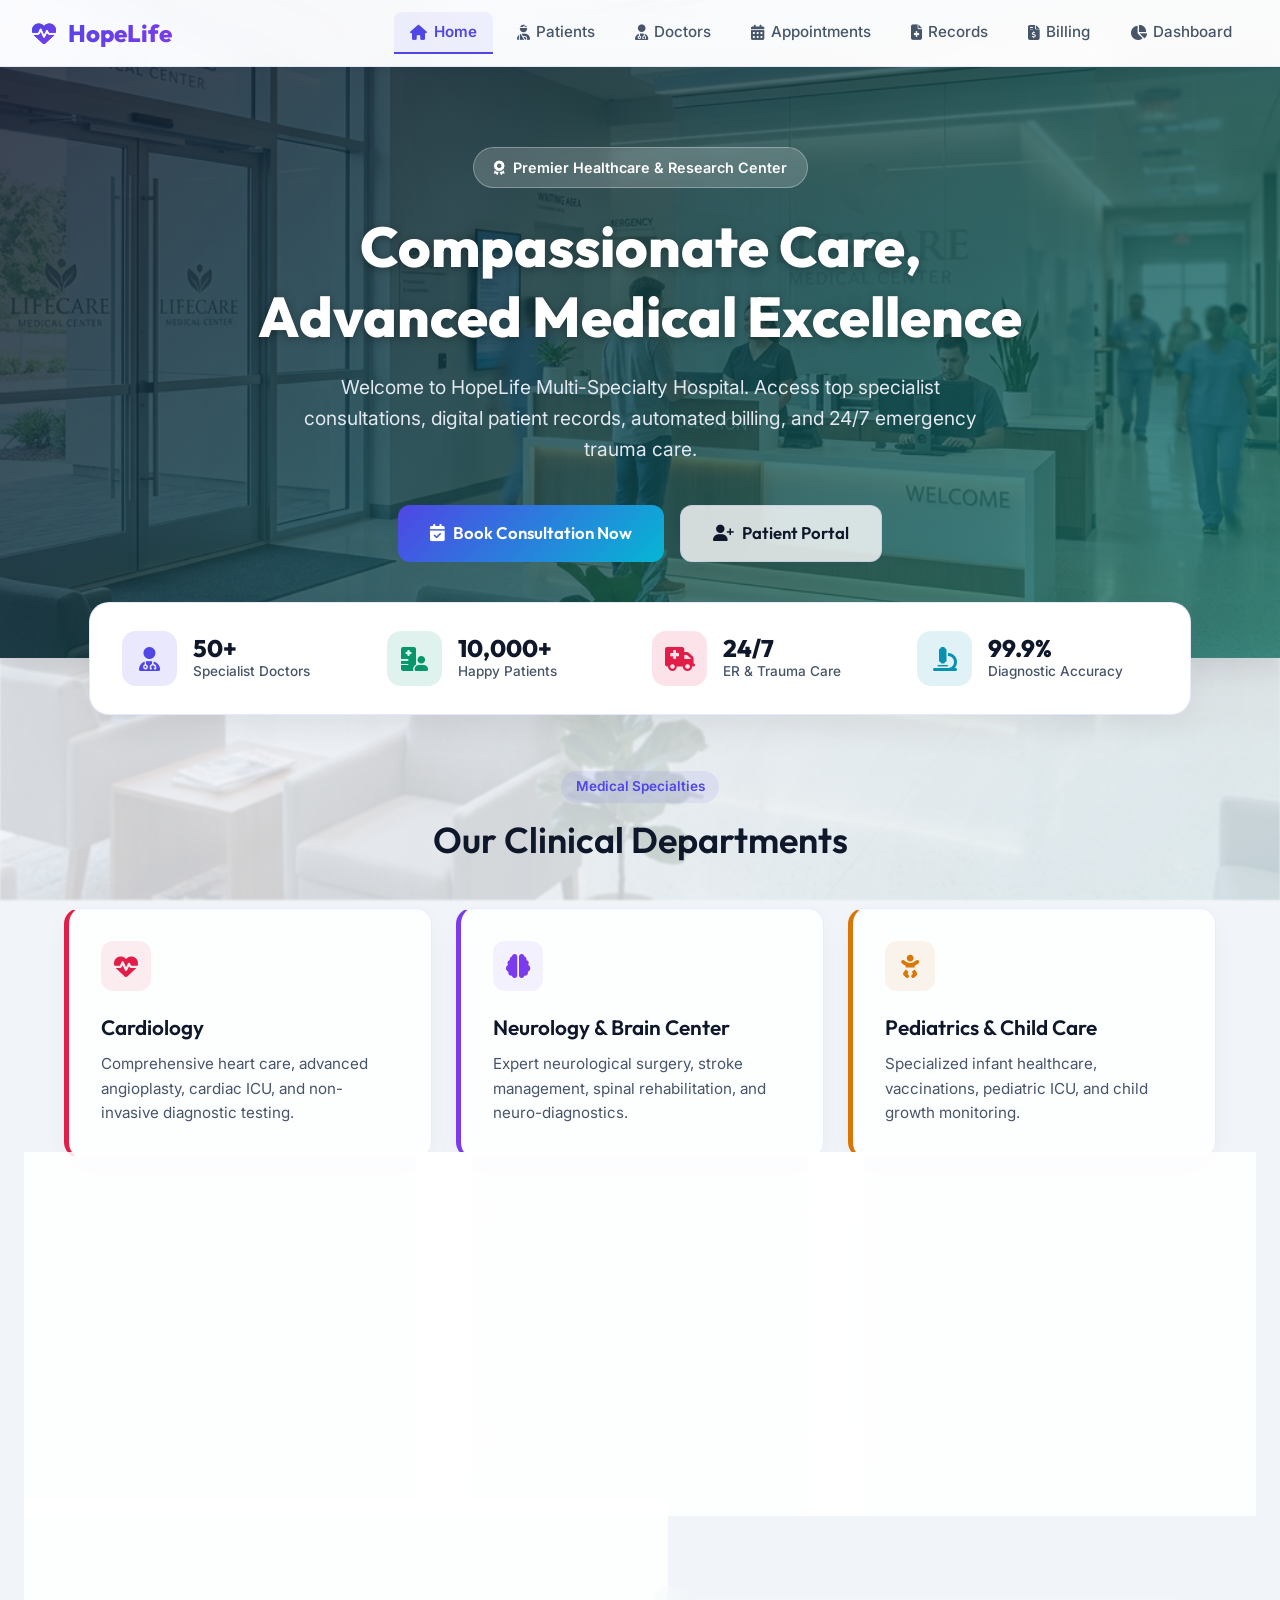
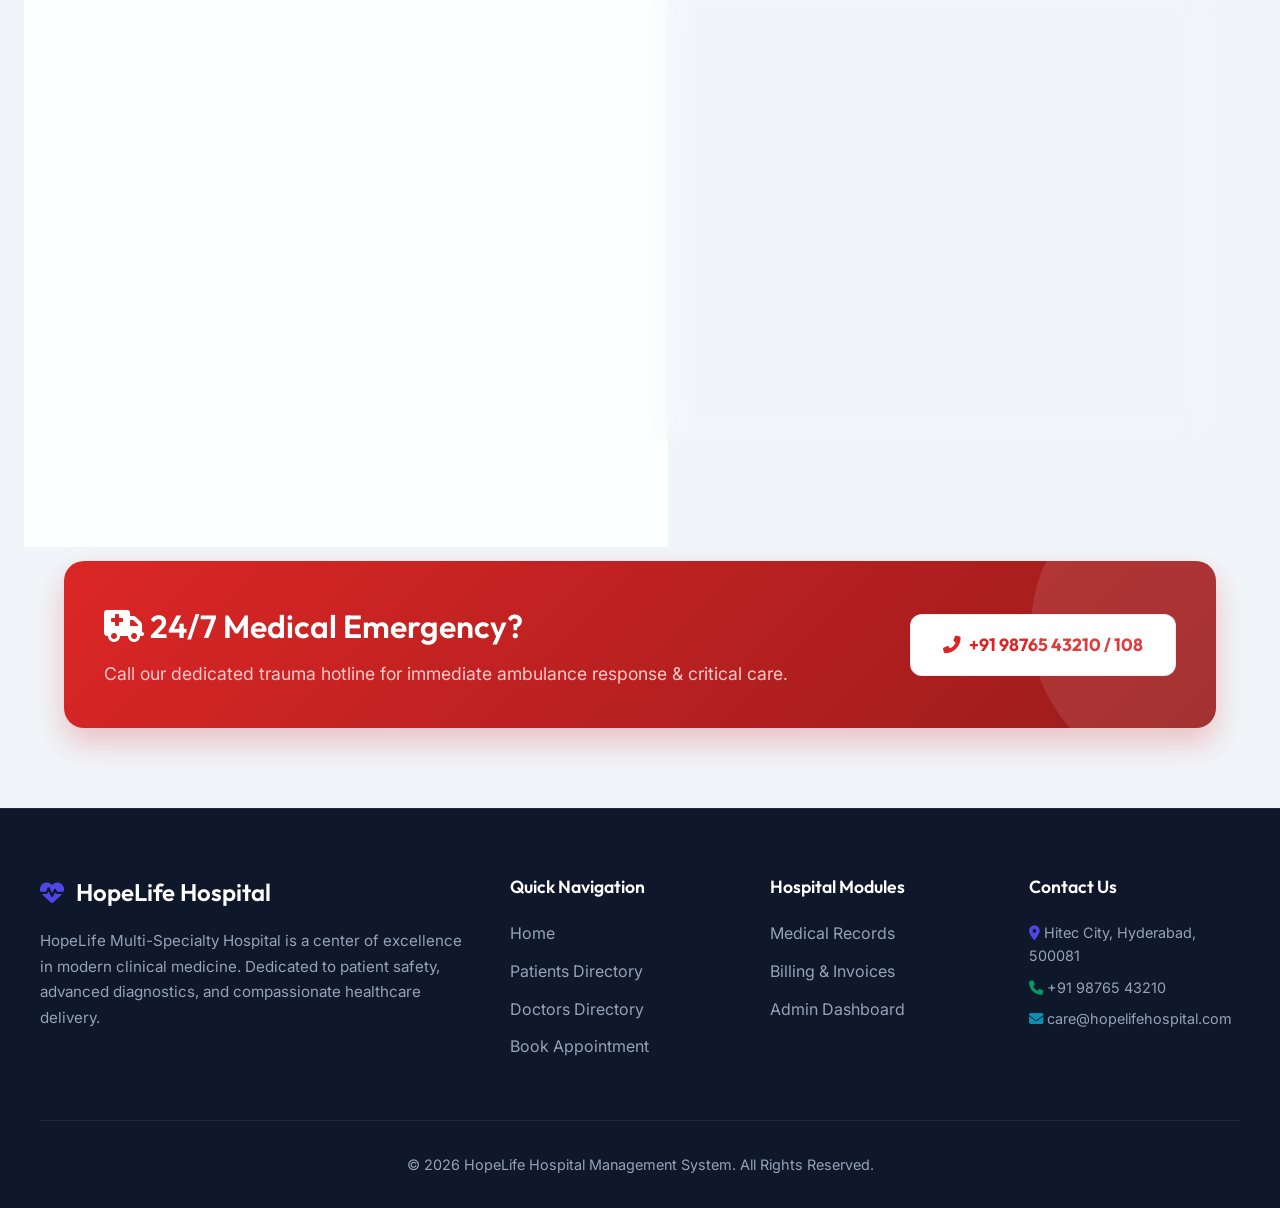
<file: Frontend/index.html>
<!DOCTYPE html>
<html lang="en">
<head>
    <meta charset="UTF-8">
    <meta name="viewport" content="width=device-width, initial-scale=1.0">
    <title>HopeLife Multi-Specialty Hospital & Medical Center</title>
    <!-- Font Awesome CDN -->
    <link rel="stylesheet" href="https://cdnjs.cloudflare.com/ajax/libs/font-awesome/6.4.0/css/all.min.css">
    <!-- Custom Style Sheet -->
    <link rel="stylesheet" href="style.css">
</head>
<body>

    <!-- Floating Navbar -->
    <nav class="navbar">
        <div class="nav-brand" onclick="window.location.href='index.html'">
            <i class="fas fa-heartbeat"></i> HopeLife
        </div>
        <ul class="nav-links">
            <li class="active"><a href="index.html"><i class="fas fa-home"></i> Home</a></li>
            <li><a href="patients.html"><i class="fas fa-user-injured"></i> Patients</a></li>
            <li><a href="doctors.html"><i class="fas fa-user-md"></i> Doctors</a></li>
            <li><a href="appointments.html"><i class="fas fa-calendar-alt"></i> Appointments</a></li>
            <li><a href="records.html"><i class="fas fa-file-medical"></i> Records</a></li>
            <li><a href="billing.html"><i class="fas fa-file-invoice-dollar"></i> Billing</a></li>
            <li><a href="dashboard.html"><i class="fas fa-chart-pie"></i> Dashboard</a></li>
        </ul>
    </nav>

    <!-- Full-Bleed Real Background Hero Section -->
    <section class="hero-fullbleed">
        <div class="hero-content">
            <div class="hero-tag">
                <i class="fas fa-award"></i> Premier Healthcare & Research Center
            </div>
            <h1 class="hero-title">
                Compassionate Care, <br>
                Advanced Medical Excellence
            </h1>
            <p class="hero-subtitle">
                Welcome to HopeLife Multi-Specialty Hospital. Access top specialist consultations, digital patient records, automated billing, and 24/7 emergency trauma care.
            </p>
            <div class="hero-actions">
                <a href="appointments.html" class="btn btn-primary" style="padding: 0.9rem 2rem; font-size: 1.05rem; border-radius: 12px; background: linear-gradient(135deg, #4f46e5 0%, #06b6d4 100%);">
                    <i class="fas fa-calendar-check"></i> Book Consultation Now
                </a>
                <a href="patients.html" class="btn btn-secondary" style="padding: 0.9rem 2rem; font-size: 1.05rem; border-radius: 12px;">
                    <i class="fas fa-user-plus"></i> Patient Portal
                </a>
            </div>
        </div>
    </section>

    <!-- Floating Quick-Stats Bar -->
    <div class="floating-stats-bar">
        <div class="stats-grid-container">
            <div class="stat-box">
                <div class="stat-box-icon" style="background: rgba(79, 70, 229, 0.12); color: var(--primary-indigo);">
                    <i class="fas fa-user-md"></i>
                </div>
                <div>
                    <div class="stat-box-val">50+</div>
                    <div class="stat-box-lbl">Specialist Doctors</div>
                </div>
            </div>

            <div class="stat-box">
                <div class="stat-box-icon" style="background: rgba(5, 150, 105, 0.12); color: var(--accent-emerald);">
                    <i class="fas fa-hospital-user"></i>
                </div>
                <div>
                    <div class="stat-box-val">10,000+</div>
                    <div class="stat-box-lbl">Happy Patients</div>
                </div>
            </div>

            <div class="stat-box">
                <div class="stat-box-icon" style="background: rgba(225, 29, 72, 0.12); color: var(--accent-rose);">
                    <i class="fas fa-ambulance"></i>
                </div>
                <div>
                    <div class="stat-box-val">24/7</div>
                    <div class="stat-box-lbl">ER & Trauma Care</div>
                </div>
            </div>

            <div class="stat-box">
                <div class="stat-box-icon" style="background: rgba(8, 145, 178, 0.12); color: var(--accent-cyan);">
                    <i class="fas fa-microscope"></i>
                </div>
                <div>
                    <div class="stat-box-val">99.9%</div>
                    <div class="stat-box-lbl">Diagnostic Accuracy</div>
                </div>
            </div>
        </div>
    </div>

    <!-- Main Container -->
    <div class="container">
        <!-- Specialization Departments Grid -->
        <div style="text-align: center; margin-bottom: 2.5rem;">
            <span class="doctor-specialization" style="font-size: 0.85rem; padding: 0.3rem 0.9rem; margin-bottom: 0.5rem;">Medical Specialties</span>
            <h2 style="font-size: 2.25rem; font-family: var(--font-outfit);">Our Clinical Departments</h2>
        </div>

        <div class="grid-3" style="margin-bottom: 4rem;">
            <div class="card dept-cardiology" style="padding: 2rem;">
                <div class="stat-icon" style="margin-bottom: 1.25rem;"><i class="fas fa-heartbeat"></i></div>
                <h3 style="margin-bottom: 0.5rem; font-size: 1.3rem;">Cardiology</h3>
                <p style="color: var(--text-secondary); font-size: 0.95rem;">Comprehensive heart care, advanced angioplasty, cardiac ICU, and non-invasive diagnostic testing.</p>
            </div>

            <div class="card dept-neurology" style="padding: 2rem;">
                <div class="stat-icon" style="margin-bottom: 1.25rem;"><i class="fas fa-brain"></i></div>
                <h3 style="margin-bottom: 0.5rem; font-size: 1.3rem;">Neurology & Brain Center</h3>
                <p style="color: var(--text-secondary); font-size: 0.95rem;">Expert neurological surgery, stroke management, spinal rehabilitation, and neuro-diagnostics.</p>
            </div>

            <div class="card dept-pediatrics" style="padding: 2rem;">
                <div class="stat-icon" style="margin-bottom: 1.25rem;"><i class="fas fa-baby"></i></div>
                <h3 style="margin-bottom: 0.5rem; font-size: 1.3rem;">Pediatrics & Child Care</h3>
                <p style="color: var(--text-secondary); font-size: 0.95rem;">Specialized infant healthcare, vaccinations, pediatric ICU, and child growth monitoring.</p>
            </div>

            <div class="card dept-orthopedics" style="padding: 2rem;">
                <div class="stat-icon" style="margin-bottom: 1.25rem;"><i class="fas fa-bone"></i></div>
                <h3 style="margin-bottom: 0.5rem; font-size: 1.3rem;">Orthopedics & Joint Replacement</h3>
                <p style="color: var(--text-secondary); font-size: 0.95rem;">Robotic knee & hip replacements, fracture treatment, sports injury therapy, and arthroscopy.</p>
            </div>

            <div class="card" style="padding: 2rem; border-left: 5px solid var(--accent-emerald);">
                <div class="stat-icon success" style="margin-bottom: 1.25rem;"><i class="fas fa-stethoscope"></i></div>
                <h3 style="margin-bottom: 0.5rem; font-size: 1.3rem;">General Internal Medicine</h3>
                <p style="color: var(--text-secondary); font-size: 0.95rem;">Comprehensive preventive health checkups, chronic disease management, and fever clinics.</p>
            </div>

            <div class="card" style="padding: 2rem; border-left: 5px solid var(--primary-indigo);">
                <div class="stat-icon primary" style="margin-bottom: 1.25rem;"><i class="fas fa-flask"></i></div>
                <h3 style="margin-bottom: 0.5rem; font-size: 1.3rem;">Radiology & Pathology Lab</h3>
                <p style="color: var(--text-secondary); font-size: 0.95rem;">24/7 automated lab testing, 3T MRI scans, 128-Slice CT scans, and ultrasound services.</p>
            </div>
        </div>

        <!-- Why Choose HopeLife Section -->
        <div class="grid-2" style="margin-bottom: 4rem; align-items: center;">
            <div class="card" style="padding: 2.5rem;">
                <span class="badge badge-info" style="margin-bottom: 1rem;">Why Choose Us</span>
                <h2 style="font-size: 2rem; margin-bottom: 1.25rem; font-family: var(--font-outfit);">Pioneering Healthcare Innovations</h2>
                <p style="color: var(--text-secondary); margin-bottom: 1.5rem;">
                    HopeLife Multi-Specialty Hospital blends clinical expertise with cutting-edge medical technologies to ensure exceptional patient outcomes.
                </p>
                <div style="display: flex; flex-direction: column; gap: 1rem;">
                    <div style="display: flex; align-items: center; gap: 1rem;">
                        <div class="stat-icon success" style="width: 40px; height: 40px; font-size: 1rem;"><i class="fas fa-check"></i></div>
                        <div>
                            <h4 style="font-size: 1rem;">Senior Specialist Board</h4>
                            <p style="color: var(--text-secondary); font-size: 0.85rem;">Consultations led by doctors with 10+ years of clinical experience.</p>
                        </div>
                    </div>

                    <div style="display: flex; align-items: center; gap: 1rem;">
                        <div class="stat-icon primary" style="width: 40px; height: 40px; font-size: 1rem;"><i class="fas fa-laptop-medical"></i></div>
                        <div>
                            <h4 style="font-size: 1rem;">Seamless Digital Portal</h4>
                            <p style="color: var(--text-secondary); font-size: 0.85rem;">Book checkup slots, access prescriptions, and manage medical bills online.</p>
                        </div>
                    </div>

                    <div style="display: flex; align-items: center; gap: 1rem;">
                        <div class="stat-icon info" style="width: 40px; height: 40px; font-size: 1rem;"><i class="fas fa-shield-alt"></i></div>
                        <div>
                            <h4 style="font-size: 1rem;">Cashless Insurance Desk</h4>
                            <p style="color: var(--text-secondary); font-size: 0.85rem;">Hassle-free claims processing with 30+ leading insurance providers.</p>
                        </div>
                    </div>
                </div>
            </div>

            <!-- Doctor Showcase Banner -->
            <div class="card" style="padding: 2.5rem; background: linear-gradient(135deg, rgba(79, 70, 229, 0.05) 0%, rgba(6, 182, 212, 0.05) 100%); text-align: center;">
                <div class="doctor-avatar" style="width: 100px; height: 100px; font-size: 3rem; margin-bottom: 1.5rem;">
                    <i class="fas fa-user-md"></i>
                </div>
                <span class="doctor-specialization">Head of Cardiology</span>
                <h3 style="font-size: 1.5rem; margin-top: 0.5rem; margin-bottom: 0.25rem;">Dr. Priya Reddy</h3>
                <p style="color: var(--text-secondary); font-size: 0.95rem; margin-bottom: 1.25rem;">MBBS, MD (Cardiology) - 10 Years Experience</p>
                <p style="color: var(--text-secondary); font-size: 0.9rem; margin-bottom: 1.5rem;">"Our priority is to deliver fast, compassionate, and precise cardiac treatment for every patient."</p>
                <a href="appointments.html" class="btn btn-primary" style="width: 100%;"><i class="fas fa-calendar-alt"></i> Book Appointment with Dr. Priya</a>
            </div>
        </div>

        <!-- 24/7 Emergency Callout Banner -->
        <div class="emergency-banner">
            <div class="emergency-info">
                <h2><i class="fas fa-ambulance"></i> 24/7 Medical Emergency?</h2>
                <p>Call our dedicated trauma hotline for immediate ambulance response & critical care.</p>
            </div>
            <a href="tel:9876543210" class="btn btn-secondary" style="background: #ffffff; color: #dc2626; padding: 1rem 2rem; font-size: 1.1rem; font-weight: 700; border-radius: 12px;">
                <i class="fas fa-phone-alt"></i> +91 98765 43210 / 108
            </a>
        </div>
    </div>

    <!-- Modern Footer -->
    <footer class="footer-modern">
        <div class="footer-grid">
            <div class="footer-brand">
                <h3><i class="fas fa-heartbeat" style="color: var(--primary-indigo);"></i> HopeLife Hospital</h3>
                <p style="font-size: 0.95rem; line-height: 1.7;">
                    HopeLife Multi-Specialty Hospital is a center of excellence in modern clinical medicine. Dedicated to patient safety, advanced diagnostics, and compassionate healthcare delivery.
                </p>
            </div>

            <div class="footer-col">
                <h4>Quick Navigation</h4>
                <ul>
                    <li><a href="index.html">Home</a></li>
                    <li><a href="patients.html">Patients Directory</a></li>
                    <li><a href="doctors.html">Doctors Directory</a></li>
                    <li><a href="appointments.html">Book Appointment</a></li>
                </ul>
            </div>

            <div class="footer-col">
                <h4>Hospital Modules</h4>
                <ul>
                    <li><a href="records.html">Medical Records</a></li>
                    <li><a href="billing.html">Billing & Invoices</a></li>
                    <li><a href="dashboard.html">Admin Dashboard</a></li>
                </ul>
            </div>

            <div class="footer-col">
                <h4>Contact Us</h4>
                <p style="font-size: 0.9rem; margin-bottom: 0.5rem;"><i class="fas fa-map-marker-alt" style="color: var(--primary-indigo);"></i> Hitec City, Hyderabad, 500081</p>
                <p style="font-size: 0.9rem; margin-bottom: 0.5rem;"><i class="fas fa-phone" style="color: var(--accent-emerald);"></i> +91 98765 43210</p>
                <p style="font-size: 0.9rem;"><i class="fas fa-envelope" style="color: var(--accent-cyan);"></i> care@hopelifehospital.com</p>
            </div>
        </div>

        <div class="footer-bottom">
            <p>&copy; 2026 HopeLife Hospital Management System. All Rights Reserved.</p>
        </div>
    </footer>

    <!-- Global JS Script -->
    <script src="script.js"></script>
</body>
</html>
</file>
<file: Frontend/style.css>
@import url('https://fonts.googleapis.com/css2?family=Inter:wght@300;400;500;600;700&family=Outfit:wght@300;400;500;600;700;800&display=swap');

:root {
    --bg-main: #f1f5f9;
    --bg-card: rgba(255, 255, 255, 0.85);
    --border-color: rgba(99, 102, 241, 0.12);
    --text-primary: #0f172a;
    --text-secondary: #475569;
    --primary-indigo: #4f46e5;
    --primary-violet: #7c3aed;
    --primary-gradient: linear-gradient(135deg, #4f46e5 0%, #7c3aed 100%);
    --hover-gradient: linear-gradient(135deg, #3730a3 0%, #6d28d9 100%);
    --accent-cyan: #0891b2;
    --accent-emerald: #059669;
    --accent-rose: #e11d48;
    --accent-amber: #d97706;
    --font-outfit: 'Outfit', sans-serif;
    --font-inter: 'Inter', sans-serif;
    --shadow-glow: 0 10px 25px rgba(99, 102, 241, 0.1);
    --shadow-card: 0 10px 30px -5px rgba(0, 0, 0, 0.05);
    --transition-fast: 0.2s cubic-bezier(0.4, 0, 0.2, 1);
    --transition-smooth: 0.35s cubic-bezier(0.4, 0, 0.2, 1);
}

* {
    margin: 0;
    padding: 0;
    box-sizing: border-box;
}

body {
    background-color: var(--bg-main);
    color: var(--text-primary);
    font-family: var(--font-inter);
    line-height: 1.6;
    min-height: 100vh;
    position: relative;
    overflow-x: hidden;
}

/* Background Blurs */
body::before {
    content: "";
    position: fixed;
    top: 0;
    left: 0;
    width: 100%;
    height: 100%;
    z-index: -2;
    background-image: url('hospital_bg.png');
    background-size: cover;
    background-position: center;
    background-repeat: no-repeat;
    opacity: 0.16;
    filter: saturate(0.9) brightness(1.02) blur(1px);
}

body::after {
    content: "";
    position: fixed;
    top: 0;
    left: 0;
    width: 100%;
    height: 100%;
    z-index: -1;
    background-image: 
        radial-gradient(at 0% 0%, rgba(99, 102, 241, 0.08) 0px, transparent 50%),
        radial-gradient(at 100% 100%, rgba(6, 182, 212, 0.06) 0px, transparent 50%);
    pointer-events: none;
}

/* Custom Scrollbar */
::-webkit-scrollbar {
    width: 8px;
    height: 8px;
}
::-webkit-scrollbar-track {
    background: var(--bg-main);
}
::-webkit-scrollbar-thumb {
    background: rgba(0, 0, 0, 0.1);
    border-radius: 4px;
}
::-webkit-scrollbar-thumb:hover {
    background: var(--primary-indigo);
}

/* Typography */
h1, h2, h3, h4, h5, h6 {
    font-family: var(--font-outfit);
    color: var(--text-primary);
    font-weight: 600;
}

/* Floating Navbar */
.navbar {
    position: sticky;
    top: 0;
    z-index: 100;
    background: rgba(255, 255, 255, 0.8);
    backdrop-filter: blur(12px);
    -webkit-backdrop-filter: blur(12px);
    border-bottom: 1px solid var(--border-color);
    padding: 0.75rem 2rem;
    display: flex;
    justify-content: space-between;
    align-items: center;
    box-shadow: 0 2px 10px rgba(0,0,0,0.02);
}

.nav-brand {
    display: flex;
    align-items: center;
    gap: 0.75rem;
    font-size: 1.5rem;
    font-weight: 800;
    font-family: var(--font-outfit);
    background: var(--primary-gradient);
    -webkit-background-clip: text;
    -webkit-text-fill-color: transparent;
    cursor: pointer;
}

.nav-brand i {
    background: var(--primary-gradient);
    -webkit-background-clip: text;
    -webkit-text-fill-color: transparent;
    animation: pulseHeart 1.8s infinite ease-in-out;
}

.nav-links {
    display: flex;
    gap: 0.5rem;
    list-style: none;
}

.nav-links a {
    color: var(--text-secondary);
    text-decoration: none;
    font-size: 0.95rem;
    font-weight: 500;
    padding: 0.5rem 1rem;
    border-radius: 8px;
    transition: var(--transition-fast);
    display: flex;
    align-items: center;
    gap: 0.4rem;
}

.nav-links a:hover,
.nav-links li.active a {
    color: var(--primary-indigo);
    background: rgba(99, 102, 241, 0.08);
}

.nav-links li.active a {
    font-weight: 600;
    border-bottom: 2px solid var(--primary-indigo);
    border-radius: 8px 8px 0 0;
}

/* Main Container */
.container {
    max-width: 1200px;
    margin: 2rem auto;
    padding: 0 1.5rem;
}

/* Page Header */
.page-header {
    display: flex;
    justify-content: space-between;
    align-items: center;
    margin-bottom: 2rem;
    animation: fadeInUp 0.4s ease-out forwards;
}

.page-header h1 {
    font-size: 2.25rem;
    font-weight: 700;
    letter-spacing: -0.02em;
}

/* Glassmorphism Cards */
.card {
    background: var(--bg-card);
    border: 1px solid var(--border-color);
    border-radius: 16px;
    padding: 1.5rem;
    box-shadow: var(--shadow-card);
    backdrop-filter: blur(16px);
    -webkit-backdrop-filter: blur(16px);
    transition: var(--transition-smooth);
    opacity: 0;
    transform: translateY(15px);
    animation: fadeInUp 0.5s cubic-bezier(0.4, 0, 0.2, 1) forwards;
}

.card:hover {
    border-color: rgba(99, 102, 241, 0.25);
    box-shadow: var(--shadow-glow), var(--shadow-card);
    transform: translateY(-4px);
}

/* Buttons */
.btn {
    display: inline-flex;
    align-items: center;
    justify-content: center;
    gap: 0.5rem;
    padding: 0.75rem 1.5rem;
    border-radius: 10px;
    font-size: 0.95rem;
    font-weight: 600;
    font-family: var(--font-outfit);
    cursor: pointer;
    transition: var(--transition-fast);
    border: none;
    text-decoration: none;
}

.btn-primary {
    background: var(--primary-gradient);
    color: white;
}

.btn-primary:hover {
    background: var(--hover-gradient);
    transform: translateY(-2px) scale(1.02);
    box-shadow: 0 6px 20px rgba(99, 102, 241, 0.25);
}

.btn-secondary {
    background: rgba(255, 255, 255, 0.8);
    color: var(--text-primary);
    border: 1px solid var(--border-color);
}

.btn-secondary:hover {
    background: rgba(255, 255, 255, 1);
    border-color: var(--primary-indigo);
    transform: translateY(-2px);
}

.btn-danger {
    background: var(--accent-rose);
    color: white;
}

.btn-danger:hover {
    background: #e11d48;
    transform: translateY(-2px) scale(1.02);
    box-shadow: 0 6px 20px rgba(244, 63, 94, 0.25);
}

.btn-sm {
    padding: 0.4rem 0.8rem;
    font-size: 0.85rem;
    border-radius: 6px;
}

/* Grid Layouts */
.grid-2 {
    display: grid;
    grid-template-columns: repeat(2, 1fr);
    gap: 1.5rem;
}

.grid-3 {
    display: grid;
    grid-template-columns: repeat(3, 1fr);
    gap: 1.5rem;
}

.grid-4 {
    display: grid;
    grid-template-columns: repeat(4, 1fr);
    gap: 1.5rem;
}

@media (max-width: 992px) {
    .grid-4 { grid-template-columns: repeat(2, 1fr); }
    .grid-3 { grid-template-columns: repeat(2, 1fr); }
}

@media (max-width: 768px) {
    .grid-4, .grid-3, .grid-2 { grid-template-columns: 1fr; }
    .navbar { flex-direction: column; gap: 1rem; }
    .page-header { flex-direction: column; align-items: flex-start; gap: 1rem; }
}

/* Forms */
.form-group {
    margin-bottom: 1.25rem;
}

.form-group label {
    display: block;
    font-size: 0.875rem;
    font-weight: 600;
    color: var(--text-secondary);
    margin-bottom: 0.5rem;
    transition: var(--transition-fast);
}

.form-control {
    width: 100%;
    background: #ffffff;
    border: 1px solid rgba(99, 102, 241, 0.18);
    border-radius: 8px;
    padding: 0.75rem 1rem;
    color: var(--text-primary);
    font-family: var(--font-inter);
    font-size: 0.95rem;
    transition: var(--transition-fast);
}

.form-control:focus {
    outline: none;
    border-color: var(--primary-indigo);
    box-shadow: 0 0 10px rgba(99, 102, 241, 0.15);
    background: #ffffff;
    transform: scale(1.005);
}

.form-control::placeholder {
    color: #94a3b8;
}

select.form-control option {
    background: #ffffff;
    color: var(--text-primary);
}

/* Tables */
.table-container {
    overflow-x: auto;
    border-radius: 12px;
    border: 1px solid var(--border-color);
    background: #ffffff;
}

table {
    width: 100%;
    border-collapse: collapse;
    text-align: left;
    font-size: 0.95rem;
}

th {
    background: rgba(99, 102, 241, 0.05);
    padding: 1rem 1.25rem;
    font-family: var(--font-outfit);
    font-weight: 600;
    color: var(--text-primary);
    border-bottom: 1px solid var(--border-color);
}

td {
    padding: 1rem 1.25rem;
    border-bottom: 1px solid var(--border-color);
    color: var(--text-secondary);
    transition: var(--transition-fast);
}

tr:last-child td {
    border-bottom: none;
}

tr:hover td {
    background: rgba(99, 102, 241, 0.03);
    color: var(--text-primary);
}

/* Badges */
.badge {
    display: inline-flex;
    align-items: center;
    padding: 0.25rem 0.75rem;
    border-radius: 9999px;
    font-size: 0.8rem;
    font-weight: 700;
    text-transform: uppercase;
    letter-spacing: 0.02em;
}

.badge-success {
    background: rgba(5, 150, 105, 0.12);
    color: var(--accent-emerald);
}

.badge-warning {
    background: rgba(217, 119, 6, 0.12);
    color: var(--accent-amber);
}

.badge-danger {
    background: rgba(225, 29, 72, 0.12);
    color: var(--accent-rose);
}

.badge-info {
    background: rgba(8, 145, 178, 0.12);
    color: var(--accent-cyan);
}

/* Dashboard Stats Cards */
.stat-card {
    display: flex;
    align-items: center;
    justify-content: space-between;
}

.stat-info h3 {
    font-size: 0.875rem;
    color: var(--text-secondary);
    text-transform: uppercase;
    letter-spacing: 0.05em;
    margin-bottom: 0.5rem;
}

.stat-info .stat-number {
    font-size: 2.25rem;
    font-weight: 800;
    color: var(--text-primary);
    font-family: var(--font-outfit);
    line-height: 1;
}

.stat-icon {
    width: 50px;
    height: 50px;
    border-radius: 12px;
    display: flex;
    align-items: center;
    justify-content: center;
    font-size: 1.5rem;
    transition: var(--transition-fast);
}

.stat-card:hover .stat-icon {
    transform: scale(1.1) rotate(5deg);
}

.stat-icon.primary {
    background: rgba(99, 102, 241, 0.12);
    color: var(--primary-indigo);
}

.stat-icon.success {
    background: rgba(5, 150, 105, 0.12);
    color: var(--accent-emerald);
}

.stat-icon.warning {
    background: rgba(217, 119, 6, 0.12);
    color: var(--accent-amber);
}

.stat-icon.info {
    background: rgba(8, 145, 178, 0.12);
    color: var(--accent-cyan);
}

/* Modals */
.modal {
    display: none;
    position: fixed;
    top: 0;
    left: 0;
    width: 100%;
    height: 100%;
    z-index: 1000;
    background: rgba(15, 23, 42, 0.4);
    backdrop-filter: blur(8px);
}

.modal-dialog {
    max-width: 550px;
    margin: 10vh auto;
    width: 90%;
}

.modal-content {
    background: #ffffff;
    border: 1px solid var(--border-color);
    border-radius: 16px;
    box-shadow: 0 25px 50px -12px rgba(0, 0, 0, 0.1);
    padding: 2rem;
    animation: fadeInUp 0.3s cubic-bezier(0.4, 0, 0.2, 1) forwards;
}

.modal-header {
    display: flex;
    justify-content: space-between;
    align-items: center;
    margin-bottom: 1.5rem;
}

.modal-header h2 {
    font-size: 1.5rem;
}

.close-btn {
    background: transparent;
    border: none;
    color: var(--text-secondary);
    font-size: 1.25rem;
    cursor: pointer;
    transition: var(--transition-fast);
}

.close-btn:hover {
    color: var(--text-primary);
    transform: scale(1.1);
}

/* Doctor Profiles Cards */
.doctor-grid {
    display: grid;
    grid-template-columns: repeat(auto-fill, minmax(280px, 1fr));
    gap: 1.5rem;
}

.doctor-card {
    text-align: center;
    position: relative;
    overflow: hidden;
}

.doctor-avatar {
    width: 80px;
    height: 80px;
    border-radius: 50%;
    background: var(--primary-gradient);
    display: flex;
    align-items: center;
    justify-content: center;
    margin: 0 auto 1rem auto;
    font-size: 2.25rem;
    color: white;
    box-shadow: 0 4px 15px rgba(99, 102, 241, 0.2);
    transition: var(--transition-fast);
}

.doctor-card:hover .doctor-avatar {
    transform: scale(1.08) rotate(5deg);
}

.doctor-specialization {
    background: rgba(99, 102, 241, 0.1);
    color: var(--primary-indigo);
    padding: 0.25rem 0.75rem;
    border-radius: 9999px;
    display: inline-block;
    font-size: 0.8rem;
    font-weight: 600;
    margin-bottom: 0.5rem;
}

.doctor-card h3 {
    font-size: 1.25rem;
    margin-bottom: 0.25rem;
}

.doctor-detail-item {
    font-size: 0.9rem;
    color: var(--text-secondary);
    margin: 0.25rem 0;
}

.doctor-detail-item i {
    width: 20px;
    color: var(--primary-indigo);
}

.doctor-actions {
    display: flex;
    justify-content: center;
    gap: 0.5rem;
    margin-top: 1.25rem;
}

/* Toast Notifications */
#toast-container {
    position: fixed;
    bottom: 20px;
    right: 20px;
    z-index: 10000;
}

.toast {
    background: #ffffff;
    border-left: 4px solid var(--primary-indigo);
    border-radius: 8px;
    padding: 1rem 1.5rem;
    color: var(--text-primary);
    box-shadow: 0 10px 25px rgba(0,0,0,0.08);
    margin-bottom: 10px;
    display: flex;
    align-items: center;
    gap: 0.75rem;
    min-width: 250px;
    animation: slideElastic 0.4s cubic-bezier(0.175, 0.885, 0.32, 1.275) forwards;
}

.toast.success { border-left-color: var(--accent-emerald); }
.toast.error { border-left-color: var(--accent-rose); }
.toast.info { border-left-color: var(--accent-cyan); }

/* Multi-Color Department Customizations */
.dept-cardiology {
    border-left: 5px solid var(--accent-rose) !important;
}
.dept-cardiology .stat-icon, .dept-cardiology i {
    color: var(--accent-rose) !important;
}
.dept-cardiology .stat-icon {
    background: rgba(225, 29, 72, 0.08) !important;
}

.dept-neurology {
    border-left: 5px solid var(--primary-violet) !important;
}
.dept-neurology .stat-icon, .dept-neurology i {
    color: var(--primary-violet) !important;
}
.dept-neurology .stat-icon {
    background: rgba(124, 92, 237, 0.08) !important;
}

.dept-pediatrics {
    border-left: 5px solid var(--accent-amber) !important;
}
.dept-pediatrics .stat-icon, .dept-pediatrics i {
    color: var(--accent-amber) !important;
}
.dept-pediatrics .stat-icon {
    background: rgba(217, 119, 6, 0.08) !important;
}

.dept-orthopedics {
    border-left: 5px solid var(--accent-cyan) !important;
}
.dept-orthopedics .stat-icon, .dept-orthopedics i {
    color: var(--accent-cyan) !important;
}
.dept-orthopedics .stat-icon {
    background: rgba(8, 145, 178, 0.08) !important;
}

/* Animations */
@keyframes fadeInUp {
    from {
        opacity: 0;
        transform: translateY(15px);
    }
    to {
        opacity: 1;
        transform: translateY(0);
    }
}

@keyframes pulseHeart {
    0% {
        transform: scale(1);
        filter: drop-shadow(0 0 2px rgba(79, 70, 229, 0.2));
    }
    14% {
        transform: scale(1.15);
        filter: drop-shadow(0 0 8px rgba(79, 70, 229, 0.5));
    }
    28% {
        transform: scale(1);
        filter: drop-shadow(0 0 2px rgba(79, 70, 229, 0.2));
    }
    42% {
        transform: scale(1.15);
        filter: drop-shadow(0 0 8px rgba(79, 70, 229, 0.5));
    }
    70% {
        transform: scale(1);
        filter: drop-shadow(0 0 2px rgba(79, 70, 229, 0.2));
    }
}

@keyframes slideElastic {
    0% {
        transform: translateY(100px) scale(0.9);
        opacity: 0;
    }
    70% {
        transform: translateY(-10px) scale(1.02);
        opacity: 0.95;
    }
    100% {
        transform: translateY(0) scale(1);
        opacity: 1;
    }
}

/* New Homepage Hero & Template Styles */
.hero-fullbleed {
    position: relative;
    min-height: 550px;
    background: linear-gradient(135deg, rgba(15, 23, 42, 0.82) 0%, rgba(15, 118, 110, 0.75) 100%), url('hospital_bg.png');
    background-size: cover;
    background-position: center;
    color: #ffffff;
    display: flex;
    align-items: center;
    justify-content: center;
    text-align: center;
    padding: 5rem 1.5rem 6rem 1.5rem;
    box-shadow: 0 10px 30px rgba(0,0,0,0.1);
}

.hero-content {
    max-width: 850px;
    margin: 0 auto;
    z-index: 2;
}

.hero-tag {
    display: inline-flex;
    align-items: center;
    gap: 0.5rem;
    background: rgba(255, 255, 255, 0.18);
    backdrop-filter: blur(8px);
    color: #ffffff;
    padding: 0.5rem 1.25rem;
    border-radius: 9999px;
    font-size: 0.9rem;
    font-weight: 600;
    margin-bottom: 1.5rem;
    border: 1px solid rgba(255, 255, 255, 0.3);
}

.hero-title {
    font-size: 3.5rem;
    font-weight: 800;
    line-height: 1.25;
    margin-bottom: 1.25rem;
    color: #ffffff;
    font-family: var(--font-outfit);
    text-shadow: 0 2px 10px rgba(0,0,0,0.3);
}

.hero-subtitle {
    font-size: 1.2rem;
    color: #e2e8f0;
    margin-bottom: 2.5rem;
    max-width: 700px;
    margin-left: auto;
    margin-right: auto;
}

.hero-actions {
    display: flex;
    gap: 1rem;
    justify-content: center;
    flex-wrap: wrap;
}

/* Floating Stats Bar */
.floating-stats-bar {
    max-width: 1150px;
    margin: -3.5rem auto 3.5rem auto;
    position: relative;
    z-index: 10;
    padding: 0 1.5rem;
}

.stats-grid-container {
    background: #ffffff;
    border-radius: 20px;
    padding: 1.75rem 2rem;
    box-shadow: 0 15px 35px -5px rgba(0, 0, 0, 0.08);
    display: grid;
    grid-template-columns: repeat(4, 1fr);
    gap: 1.5rem;
    border: 1px solid rgba(99, 102, 241, 0.15);
}

.stat-box {
    display: flex;
    align-items: center;
    gap: 1rem;
}

.stat-box-icon {
    width: 55px;
    height: 55px;
    border-radius: 14px;
    display: flex;
    align-items: center;
    justify-content: center;
    font-size: 1.5rem;
    flex-shrink: 0;
}

.stat-box-val {
    font-size: 1.5rem;
    font-weight: 800;
    font-family: var(--font-outfit);
    color: var(--text-primary);
    line-height: 1.1;
}

.stat-box-lbl {
    font-size: 0.85rem;
    color: var(--text-secondary);
    font-weight: 500;
}

/* Vibrant Emergency Banner */
.emergency-banner {
    background: linear-gradient(135deg, #dc2626 0%, #991b1b 100%);
    color: #ffffff;
    border-radius: 20px;
    padding: 2.5rem;
    margin: 4rem 0;
    display: flex;
    align-items: center;
    justify-content: space-between;
    gap: 2rem;
    box-shadow: 0 15px 30px rgba(220, 38, 38, 0.25);
    position: relative;
    overflow: hidden;
}

.emergency-banner::before {
    content: "";
    position: absolute;
    top: -50%;
    right: -10%;
    width: 300px;
    height: 300px;
    background: rgba(255, 255, 255, 0.1);
    border-radius: 50%;
}

.emergency-info h2 {
    color: #ffffff;
    font-size: 2rem;
    margin-bottom: 0.5rem;
}

.emergency-info p {
    color: #fecaca;
    font-size: 1.1rem;
}

/* Footer Modern */
.footer-modern {
    background: #0f172a;
    color: #94a3b8;
    padding: 4rem 1.5rem 2rem 1.5rem;
    margin-top: 5rem;
    border-top: 1px solid rgba(255, 255, 255, 0.08);
}

.footer-grid {
    max-width: 1200px;
    margin: 0 auto;
    display: grid;
    grid-template-columns: 2fr 1fr 1fr 1fr;
    gap: 3rem;
    margin-bottom: 3rem;
}

.footer-brand h3 {
    color: #ffffff;
    font-size: 1.5rem;
    margin-bottom: 1rem;
    display: flex;
    align-items: center;
    gap: 0.75rem;
}

.footer-col h4 {
    color: #ffffff;
    font-size: 1.1rem;
    margin-bottom: 1.25rem;
}

.footer-col ul {
    list-style: none;
}

.footer-col ul li {
    margin-bottom: 0.75rem;
}

.footer-col ul li a {
    color: #94a3b8;
    text-decoration: none;
    transition: var(--transition-fast);
}

.footer-col ul li a:hover {
    color: #ffffff;
    padding-left: 5px;
}

.footer-bottom {
    max-width: 1200px;
    margin: 0 auto;
    border-top: 1px solid rgba(255, 255, 255, 0.08);
    padding-top: 2rem;
    text-align: center;
    font-size: 0.9rem;
}

@media (max-width: 992px) {
    .stats-grid-container { grid-template-columns: repeat(2, 1fr); }
    .footer-grid { grid-template-columns: 1fr 1fr; }
    .emergency-banner { flex-direction: column; text-align: center; }
    .hero-title { font-size: 2.5rem; }
}

@media (max-width: 600px) {
    .stats-grid-container { grid-template-columns: 1fr; }
    .footer-grid { grid-template-columns: 1fr; }
}

/* Invoice Printable Layout */
#invoice-print-area {
    display: none;
    color: #111827;
    background: #fff;
    padding: 2.5rem;
    font-family: Arial, sans-serif;
    border-radius: 12px;
}

.invoice-header {
    display: flex;
    justify-content: space-between;
    border-bottom: 2px solid #e5e7eb;
    padding-bottom: 1.5rem;
    margin-bottom: 2rem;
}

.invoice-logo {
    font-size: 1.75rem;
    font-weight: 800;
    color: #4f46e5;
}

.invoice-title {
    text-align: right;
}

.invoice-title h1 {
    color: #111827;
    font-size: 2rem;
}

.invoice-details {
    display: grid;
    grid-template-columns: 1fr 1fr;
    gap: 2rem;
    margin-bottom: 2rem;
}

.invoice-details h3 {
    color: #374151;
    margin-bottom: 0.5rem;
}

.invoice-details p {
    color: #4b5563;
    margin: 0.25rem 0;
}

.invoice-table {
    width: 100%;
    border-collapse: collapse;
    margin-bottom: 2rem;
}

.invoice-table th {
    background: #f3f4f6;
    color: #374151;
    font-weight: bold;
    padding: 0.75rem 1rem;
    border-bottom: 2px solid #e5e7eb;
}

.invoice-table td {
    padding: 0.75rem 1rem;
    border-bottom: 1px solid #e5e7eb;
    color: #4b5563;
}

.invoice-total {
    text-align: right;
    font-size: 1.25rem;
    font-weight: bold;
    color: #111827;
    margin-bottom: 2rem;
}

.invoice-footer {
    text-align: center;
    border-top: 1px solid #e5e7eb;
    padding-top: 1.5rem;
    color: #9ca3af;
    font-size: 0.85rem;
}

/* Printing Media Query */
@media print {
    body * {
        visibility: hidden;
    }
    #invoice-print-area, #invoice-print-area * {
        visibility: visible;
    }
    #invoice-print-area {
        position: absolute;
        left: 0;
        top: 0;
        width: 100%;
        display: block !important;
        border: none;
        box-shadow: none;
        padding: 0;
        margin: 0;
    }
}
</file>
